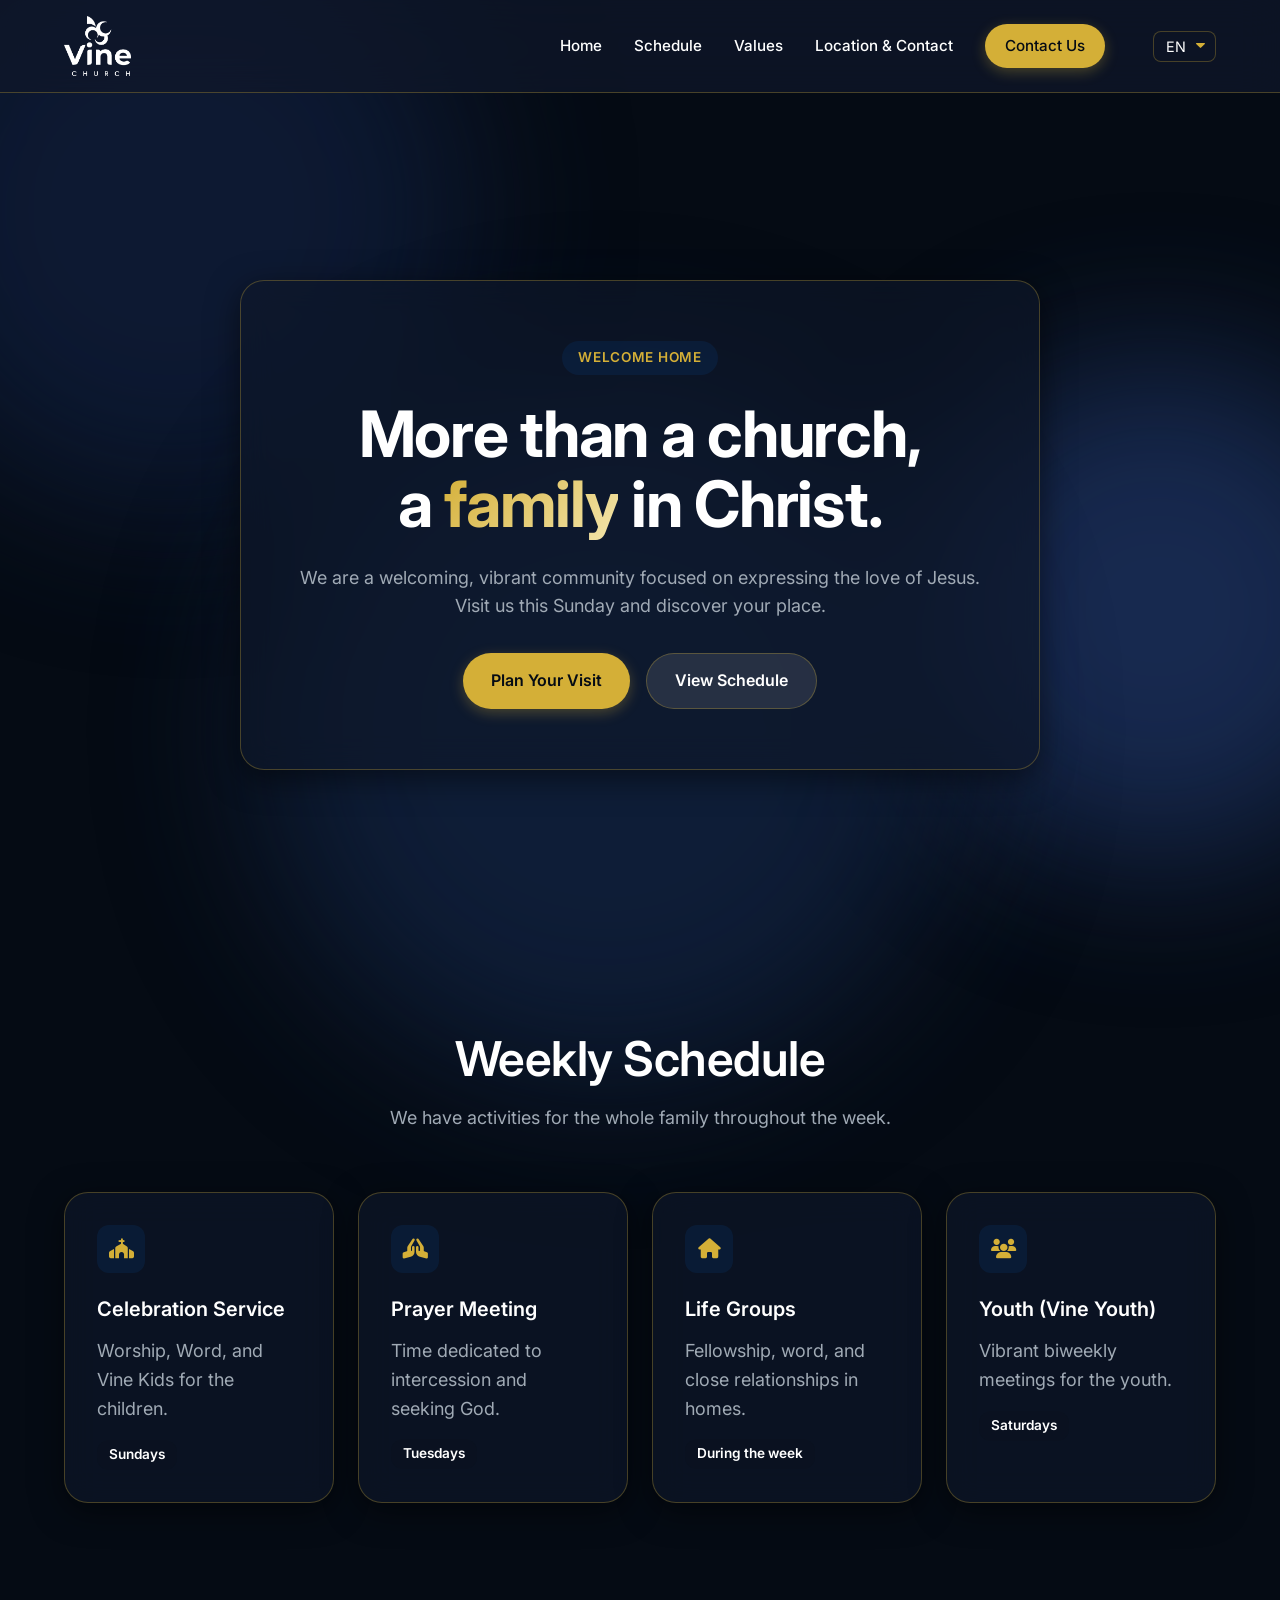
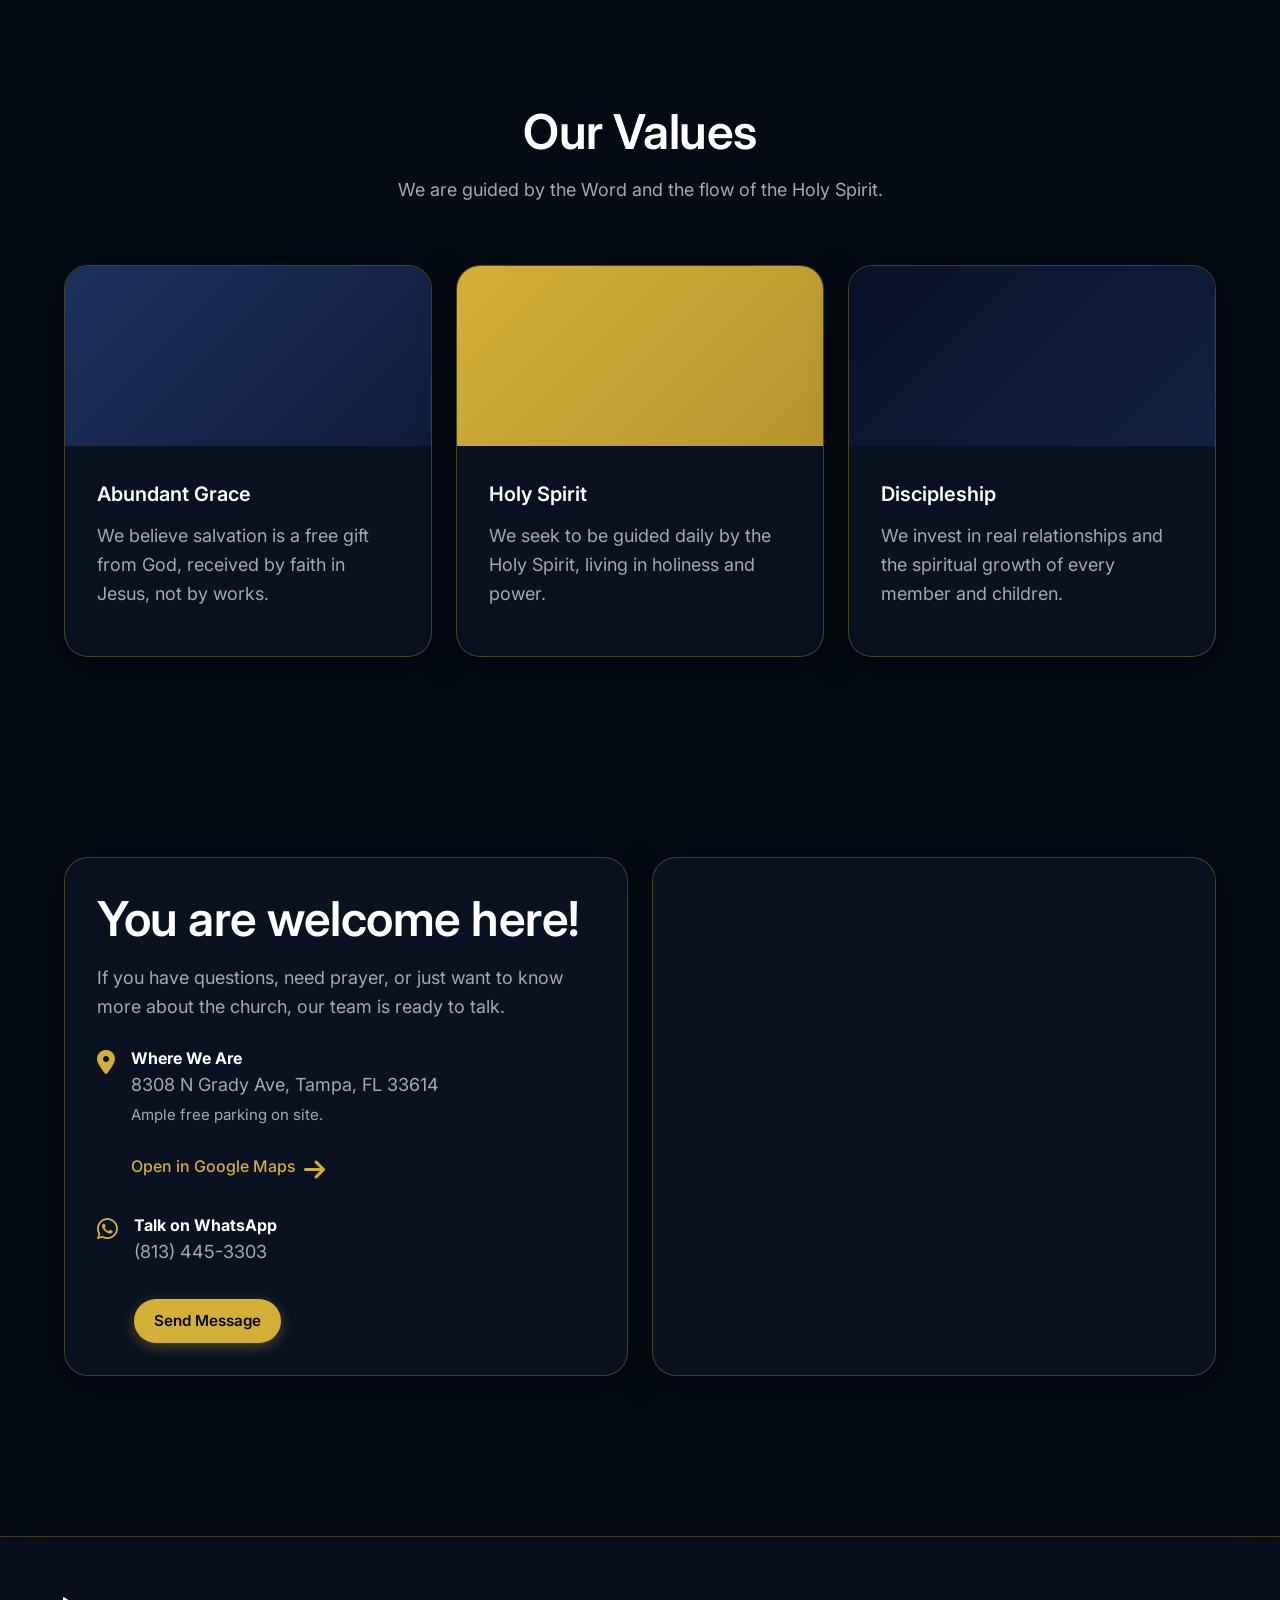
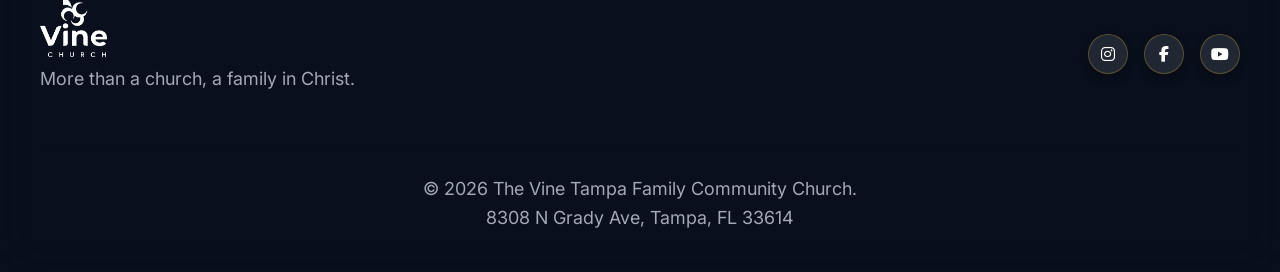
<file: index.html>
<!DOCTYPE html>
<html lang="pt-BR">

<head>
    <meta charset="UTF-8">
    <meta name="viewport" content="width=device-width, initial-scale=1.0">
    <title>Vine Tampa | Igreja Videira</title>
    <meta name="description"
        content="Vine Tampa - Videira Igreja em Células. Mais que uma igreja, uma família em Cristo. Somos uma comunidade acolhedora, vibrante e focada em expressar o amor de Jesus.">
    <!-- Google Fonts for Typography -->
    <link rel="preconnect" href="https://fonts.googleapis.com">
    <link rel="preconnect" href="https://fonts.gstatic.com" crossorigin>
    <link href="https://fonts.googleapis.com/css2?family=Inter:wght@300;400;500;600;700&display=swap" rel="stylesheet">
    <!-- Custom CSS -->
    <link rel="stylesheet" href="index.css">
    <!-- Font Awesome for Icons -->
    <link rel="stylesheet" href="https://cdnjs.cloudflare.com/ajax/libs/font-awesome/6.4.0/css/all.min.css">
</head>

<body>
    <!-- Background Animated Blobs -->
    <div class="bg-shape bg-shape-1"></div>
    <div class="bg-shape bg-shape-2"></div>
    <div class="bg-shape bg-shape-3"></div>

    <!-- Navigation -->
    <header class="glass-nav">
        <div class="nav-container">
            <a href="#" class="logo">
                <img src="logo.png" alt="Vine Tampa Logo" class="logo-img">
            </a>
            <div class="mobile-menu-btn">
                <i class="fas fa-bars"></i>
            </div>
            <nav class="nav-links">
                <a href="#inicio" data-i18n="nav.home">Início</a>
                <a href="#programacao" data-i18n="nav.schedule">Programação</a>
                <a href="#valores" data-i18n="nav.values">Valores</a>
                <a href="#contato" data-i18n="nav.contact">Local & Contato</a>
                <a href="https://wa.me/18134453303" class="btn btn-primary btn-nav" target="_blank"
                    data-i18n="nav.cta">Fale Conosco</a>

                <div class="lang-selector">
                    <select id="languageSelect" class="lang-dropdown">
                        <option value="pt">BR</option>
                        <option value="en">EN</option>
                        <option value="es">ES</option>
                    </select>
                </div>
            </nav>
        </div>
    </header>

    <main>
        <!-- Hero Section -->
        <section id="inicio" class="hero fade-in-up">
            <div class="hero-content glass-card">
                <span class="badge" data-i18n="hero.badge">Bem-vindo à sua casa</span>
                <h1 data-i18n="hero.title" data-i18n-html="true">Mais que uma igreja,<br>uma <span
                        class="highlight">família</span> em Cristo.</h1>
                <p data-i18n="hero.subtitle">Somos uma comunidade acolhedora, vibrante e focada em expressar o amor de
                    Jesus. Venha nos visitar neste domingo e descubra o seu lugar.</p>
                <div class="hero-actions">
                    <a href="hub.html" class="btn btn-primary" data-i18n="hero.cta_plan">Planeje sua Visita</a>
                    <a href="#programacao" class="btn btn-secondary" data-i18n="hero.cta_schedule">Ver Horários</a>
                </div>
            </div>
        </section>

        <!-- Programação Section -->
        <section id="programacao" class="section">
            <div class="section-header fade-in-up">
                <h2 data-i18n="schedule.title">Programação Semanal</h2>
                <p data-i18n="schedule.subtitle">Temos atividades para toda a família durante toda a semana.</p>
            </div>
            <div class="grid cards-container">
                <div class="glass-card hoverable fade-in-up" style="transition-delay: 0.1s;">
                    <div class="card-icon"><i class="fas fa-church"></i></div>
                    <h3 data-i18n="schedule.sunday.title">Culto de Celebração</h3>
                    <p data-i18n="schedule.sunday.desc">Louvor, Palavra e Vine Kids para as crianças.</p>
                    <span class="schedule-time" data-i18n="schedule.sunday.time">Domingos</span>
                </div>
                <div class="glass-card hoverable fade-in-up" style="transition-delay: 0.2s;">
                    <div class="card-icon"><i class="fas fa-praying-hands"></i></div>
                    <h3 data-i18n="schedule.tuesday.title">Reunião de Oração</h3>
                    <p data-i18n="schedule.tuesday.desc">Tempo dedicado à intercessão e busca a Deus.</p>
                    <span class="schedule-time" data-i18n="schedule.tuesday.time">Terças-feiras</span>
                </div>
                <div class="glass-card hoverable fade-in-up" style="transition-delay: 0.3s;">
                    <div class="card-icon"><i class="fas fa-home"></i></div>
                    <h3 data-i18n="schedule.cells.title">Células</h3>
                    <p data-i18n="schedule.cells.desc">Comunhão, palavra e relacionamento íntimo nos lares.</p>
                    <span class="schedule-time" data-i18n="schedule.cells.time">Durante a semana</span>
                </div>
                <div class="glass-card hoverable fade-in-up" style="transition-delay: 0.4s;">
                    <div class="card-icon"><i class="fas fa-users"></i></div>
                    <h3 data-i18n="schedule.youth.title">Jovens (Vine Youth)</h3>
                    <p data-i18n="schedule.youth.desc">Encontros vibrantes quinzenais para a juventude.</p>
                    <span class="schedule-time" data-i18n="schedule.youth.time">Sábados</span>
                </div>
            </div>
        </section>

        <!-- Valores Section -->
        <section id="valores" class="section">
            <div class="section-header fade-in-up">
                <h2 data-i18n="values.title">Nossos Valores</h2>
                <p data-i18n="values.subtitle">Somos guiados pela Palavra e pelo fluir do Espírito Santo.</p>
            </div>
            <div class="grid grid-3 cards-container">
                <div class="glass-card hoverable fade-in-up">
                    <div class="card-image bg-grace"></div>
                    <div class="card-content">
                        <h3 data-i18n="values.grace.title">Graça Abundante</h3>
                        <p data-i18n="values.grace.desc">Cremos que a salvação é um presente gratuito de Deus, recebido
                            pela fé em Jesus, não por obras.</p>
                    </div>
                </div>
                <div class="glass-card hoverable fade-in-up" style="transition-delay: 0.2s;">
                    <div class="card-image bg-spirit"></div>
                    <div class="card-content">
                        <h3 data-i18n="values.spirit.title">Espírito Santo</h3>
                        <p data-i18n="values.spirit.desc">Buscamos ser guiados diariamente pelo Espírito Santo, vivendo
                            em santidade e poder.</p>
                    </div>
                </div>
                <div class="glass-card hoverable fade-in-up" style="transition-delay: 0.4s;">
                    <div class="card-image bg-discipleship"></div>
                    <div class="card-content">
                        <h3 data-i18n="values.discipleship.title">Discipulado</h3>
                        <p data-i18n="values.discipleship.desc">Investimos em relacionamentos reais e no crescimento
                            espiritual de cada membro e das crianças.</p>
                    </div>
                </div>
            </div>
        </section>

        <!-- Location & Contact Section -->
        <section id="contato" class="section">
            <div class="contact-grid">
                <div class="glass-card contact-info fade-in-up">
                    <h2 data-i18n="contact.title">Você é bem-vindo aqui!</h2>
                    <p data-i18n="contact.subtitle">Se você tem dúvidas, precisa de oração ou quer apenas saber mais
                        sobre a igreja, nossa equipe está pronta para falar com você.</p>

                    <div class="info-item">
                        <i class="fas fa-map-marker-alt" aria-hidden="true"></i>
                        <div>
                            <strong data-i18n="contact.location">Onde Estamos</strong>
                            <p>8308 N Grady Ave, Tampa, FL 33614<br><small data-i18n="contact.parking">Estacionamento
                                    amplo e gratuito no local.</small></p>
                            <a href="https://www.google.com/maps?q=8308+N+Grady+Ave,+Tampa,+FL+33614" target="_blank"
                                class="link-action"><span data-i18n="contact.maps">Abrir no Google Maps</span> <i
                                    class="fas fa-arrow-right"></i></a>
                        </div>
                    </div>

                    <div class="info-item mt-4">
                        <i class="fab fa-whatsapp" aria-hidden="true"></i>
                        <div>
                            <strong data-i18n="contact.whatsapp">Fale no WhatsApp</strong>
                            <p>(813) 445-3303</p>
                            <a href="https://wa.me/18134453303" target="_blank" class="btn btn-primary btn-sm mt-2"
                                data-i18n="contact.btn">Enviar Mensagem</a>
                        </div>
                    </div>
                </div>

                <div class="glass-card map-container fade-in-up" style="transition-delay: 0.2s;">
                    <!-- Embed Google Maps with updated styling -->
                    <iframe
                        src="https://www.google.com/maps/embed?pb=!1m18!1m12!1m3!1d3522.6186806509424!2d-82.50853548540828!3d28.02534578266205!2m3!1f0!2f0!3f0!3m2!1i1024!2i768!4f13.1!3m3!1m2!1s0x88c2c431d1024af3%3A0xeab5e8557bd246c0!2s8308%20N%20Grady%20Ave%2C%20Tampa%2C%20FL%2033614!5e0!3m2!1sen!2sus!4v1680000000000!5m2!1sen!2sus"
                        width="100%" height="100%" style="border:0;" allowfullscreen="" loading="lazy"
                        referrerpolicy="no-referrer-when-downgrade" title="Google Maps Vine Tampa"></iframe>
                </div>
            </div>
        </section>
    </main>

    <footer class="glass-footer fade-in-up">
        <div class="footer-content">
            <div class="footer-brand">
                <a href="#" class="logo">
                    <img src="logo.png" alt="Vine Tampa Logo" class="logo-img">
                </a>
                <p data-i18n="footer.slogan">Mais que uma igreja, uma família em Cristo.</p>
            </div>
            <div class="footer-socials">
                <a href="https://www.instagram.com/vinetampa/" target="_blank" aria-label="Instagram"><i
                        class="fab fa-instagram"></i></a>
                <a href="https://www.facebook.com/videiratampa" target="_blank" aria-label="Facebook"><i
                        class="fab fa-facebook-f"></i></a>
                <a href="https://www.youtube.com/c/VideiraTampa" target="_blank" aria-label="YouTube"><i
                        class="fab fa-youtube"></i></a>
            </div>
        </div>
        <div class="footer-bottom">
            <p>&copy; 2026 The Vine Tampa Family Community Church.<br>8308 N Grady Ave, Tampa, FL 33614</p>
        </div>
    </footer>

    <!-- Custom JS -->
    <script src="script.js"></script>
</body>

</html>
</file>
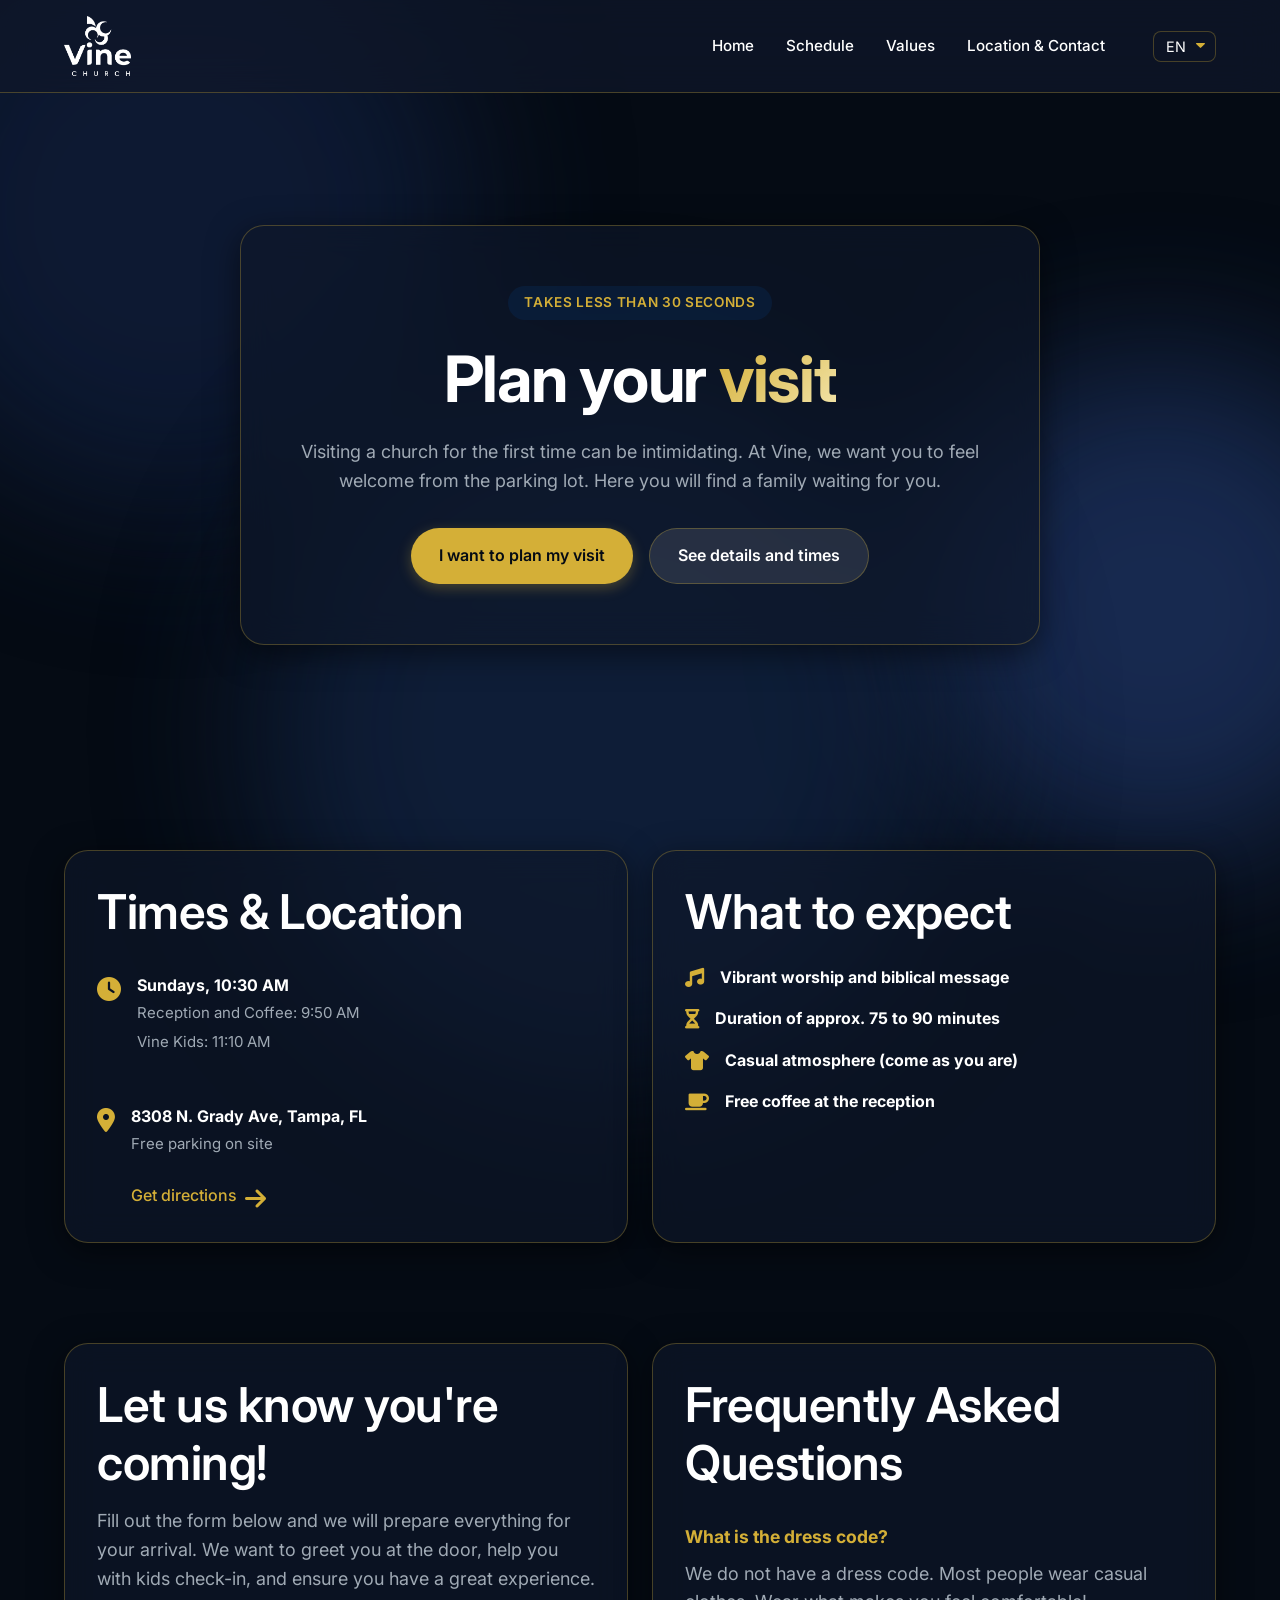
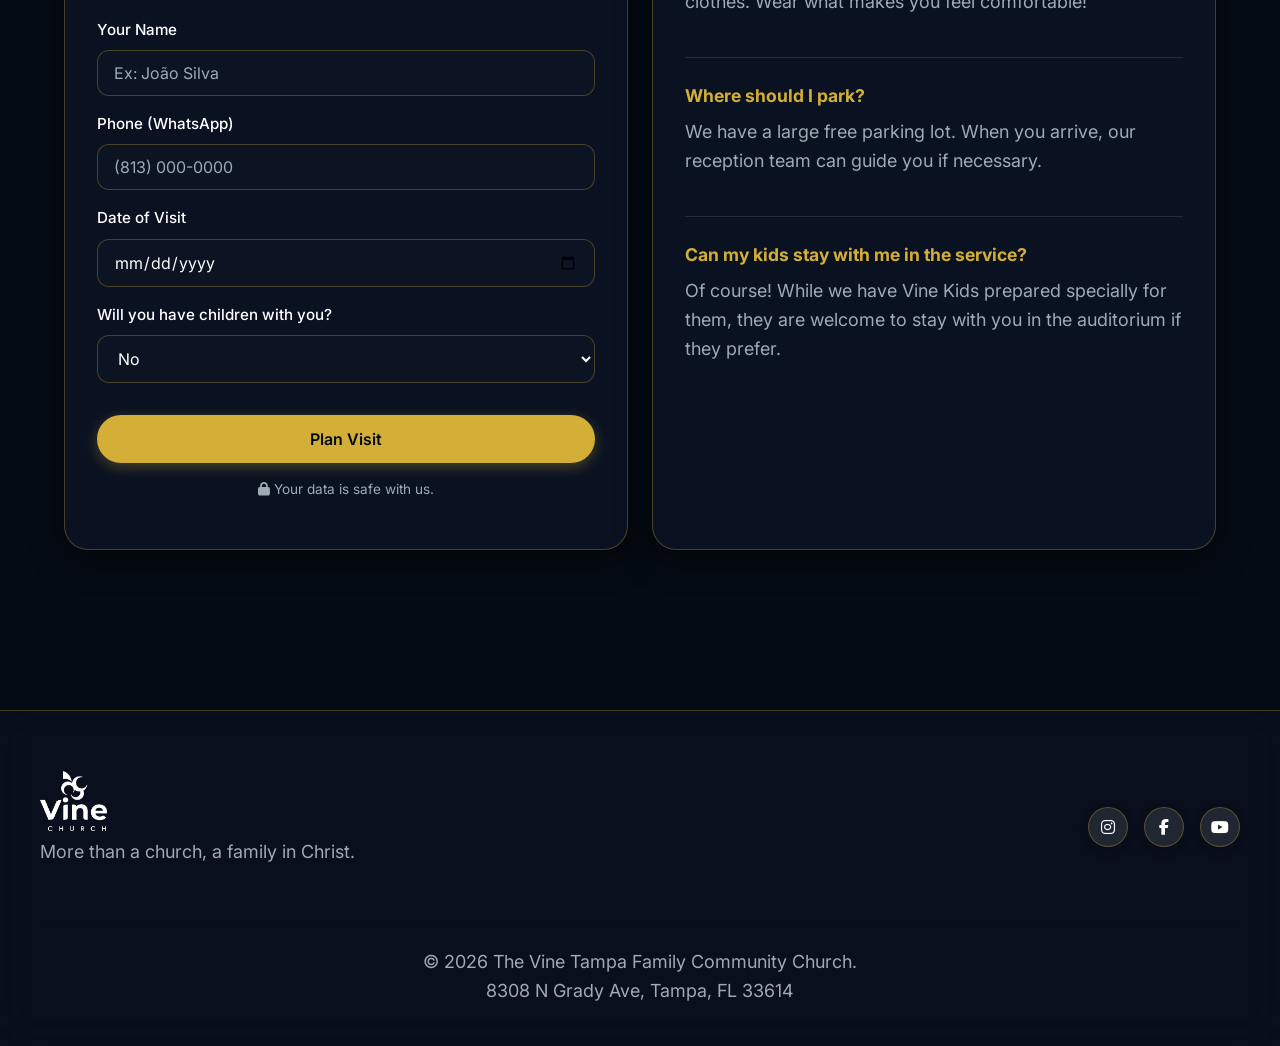
<file: hub.html>
<!DOCTYPE html>
<html lang="pt-BR">

<head>
    <meta charset="UTF-8">
    <meta name="viewport" content="width=device-width, initial-scale=1.0">
    <title>Vine Tampa | Planeje sua Visita</title>
    <meta name="description"
        content="Planeje sua visita à Vine Tampa Church. Saiba horários, localização, o que esperar e como nos preparar para te receber com a sua família.">
    <!-- Google Fonts for Typography -->
    <link rel="preconnect" href="https://fonts.googleapis.com">
    <link rel="preconnect" href="https://fonts.gstatic.com" crossorigin>
    <link href="https://fonts.googleapis.com/css2?family=Inter:wght@300;400;500;600;700&display=swap" rel="stylesheet">
    <!-- Custom CSS (Reusing the global styles) -->
    <link rel="stylesheet" href="index.css">
    <!-- Font Awesome for Icons -->
    <link rel="stylesheet" href="https://cdnjs.cloudflare.com/ajax/libs/font-awesome/6.4.0/css/all.min.css">
    <style>
        /* Specific Hub Form Styles */
        .hub-form {
            display: flex;
            flex-direction: column;
            gap: 16px;
            margin-top: 24px;
        }

        .form-group {
            display: flex;
            flex-direction: column;
            gap: 8px;
            text-align: left;
        }

        .form-group label {
            font-weight: 500;
            font-size: 0.95rem;
            color: var(--text-main);
        }

        .form-control {
            background: rgba(15, 23, 42, 0.4);
            border: 1px solid var(--glass-border);
            border-radius: 12px;
            padding: 12px 16px;
            color: var(--text-main);
            font-family: inherit;
            font-size: 1rem;
            transition: all 0.3s ease;
        }

        .form-control:focus {
            outline: none;
            border-color: var(--accent-color);
            background: rgba(15, 23, 42, 0.8);
        }

        .form-control::placeholder {
            color: var(--text-muted);
        }

        .faq-item {
            margin-bottom: 24px;
            text-align: left;
            padding-bottom: 24px;
            border-bottom: 1px solid rgba(255, 255, 255, 0.1);
        }

        .faq-item:last-child {
            border-bottom: none;
            margin-bottom: 0;
            padding-bottom: 0;
        }

        .faq-item h4 {
            font-size: 1.1rem;
            margin-bottom: 8px;
            color: var(--accent-color);
        }
    </style>
</head>

<body>
    <!-- Background Animated Blobs -->
    <div class="bg-shape bg-shape-1"></div>
    <div class="bg-shape bg-shape-2"></div>
    <div class="bg-shape bg-shape-3"></div>

    <!-- Navigation -->
    <header class="glass-nav">
        <div class="nav-container">
            <a href="index.html" class="logo">
                <img src="logo.png" alt="Vine Tampa Logo" class="logo-img">
            </a>
            <div class="mobile-menu-btn">
                <i class="fas fa-bars"></i>
            </div>
            <nav class="nav-links">
                <a href="index.html" data-i18n="nav.home">Início</a>
                <a href="index.html#programacao" data-i18n="nav.schedule">Programação</a>
                <a href="index.html#valores" data-i18n="nav.values">Valores</a>
                <a href="index.html#contato" data-i18n="nav.contact">Local & Contato</a>

                <!-- Language Selector -->
                <div class="lang-selector">
                    <select id="languageSelect" class="lang-dropdown">
                        <option value="pt">BR</option>
                        <option value="en">EN</option>
                        <option value="es">ES</option>
                    </select>
                </div>
            </nav>
        </div>
    </header>

    <main>
        <!-- Hub Hero Section -->
        <section class="hero fade-in-up" style="min-height: 70vh;">
            <div class="hero-content glass-card">
                <span class="badge" data-i18n="hub.hero.badge">Leva menos de 30 segundos</span>
                <h1 data-i18n="hub.hero.title" data-i18n-html="true">Planeje sua <span class="highlight">visita</span>
                </h1>
                <p data-i18n="hub.hero.subtitle">Visitar uma igreja pela primeira vez pode ser intimidante. Na Vine,
                    queremos que você se sinta acolhido desde o estacionamento. Aqui você encontra uma família te
                    esperando.</p>
                <div class="hero-actions">
                    <a href="#form-section" class="btn btn-primary" data-i18n="hub.hero.btn_plan">Quero planejar minha
                        visita</a>
                    <a href="#details-section" class="btn btn-secondary" data-i18n="hub.hero.btn_details">Ver detalhes e
                        horários</a>
                </div>
            </div>
        </section>

        <!-- Details Section -->
        <section id="details-section" class="section">
            <div class="grid contact-grid">
                <!-- Location & Time -->
                <div class="glass-card fade-in-up">
                    <h2 data-i18n="hub.details.title">Horários & Local</h2>

                    <div class="info-item mt-4">
                        <i class="fas fa-clock" aria-hidden="true"></i>
                        <div>
                            <strong data-i18n="hub.details.sunday">Domingos, 10:30 AM</strong>
                            <p><small data-i18n="hub.details.reception">Recepção e Café: 9:50 AM</small><br>
                                <small data-i18n="hub.details.kids">Vine Kids: 11:10 AM</small>
                            </p>
                        </div>
                    </div>

                    <div class="info-item mt-4">
                        <i class="fas fa-map-marker-alt" aria-hidden="true"></i>
                        <div>
                            <strong data-i18n="hub.details.address">8308 N. Grady Ave, Tampa, FL</strong>
                            <p><small data-i18n="hub.details.parking">Estacionamento gratuito no local</small></p>
                            <a href="https://maps.google.com/?q=8308+N.+Grady+Ave,+Tampa,+FL+33614" target="_blank"
                                class="link-action"><span data-i18n="hub.details.directions">Como chegar</span> <i
                                    class="fas fa-arrow-right"></i></a>
                        </div>
                    </div>
                </div>

                <!-- Expectations -->
                <div class="glass-card fade-in-up" style="transition-delay: 0.2s;">
                    <h2 data-i18n="hub.expect.title">O que esperar</h2>

                    <ul style="list-style: none; padding: 0; margin-top: 24px;">
                        <li class="info-item" style="margin-top: 16px;">
                            <i class="fas fa-music" style="font-size: 1.2rem;"></i>
                            <div>
                                <strong data-i18n="hub.expect.item1">Louvor vibrante e mensagem bíblica</strong>
                            </div>
                        </li>
                        <li class="info-item" style="margin-top: 16px;">
                            <i class="fas fa-hourglass-half" style="font-size: 1.2rem;"></i>
                            <div>
                                <strong data-i18n="hub.expect.item2">Duração de aprox. 75 a 90 minutos</strong>
                            </div>
                        </li>
                        <li class="info-item" style="margin-top: 16px;">
                            <i class="fas fa-tshirt" style="font-size: 1.2rem;"></i>
                            <div>
                                <strong data-i18n="hub.expect.item3">Ambiente casual (venha como está)</strong>
                            </div>
                        </li>
                        <li class="info-item" style="margin-top: 16px;">
                            <i class="fas fa-coffee" style="font-size: 1.2rem;"></i>
                            <div>
                                <strong data-i18n="hub.expect.item4">Café gratuito na recepção</strong>
                            </div>
                        </li>
                    </ul>
                </div>
            </div>
        </section>

        <!-- Form and FAQ Section -->
        <section id="form-section" class="section" style="padding-top: 0;">
            <div class="grid contact-grid">

                <!-- Plan Visit Form -->
                <div class="glass-card fade-in-up">
                    <h2 data-i18n="hub.form.title">Avise que você vem!</h2>
                    <p data-i18n="hub.form.subtitle">Preencha o formulário abaixo e nós prepararemos tudo para sua
                        chegada. Queremos te receber na porta, te ajudar com o check-in das crianças e garantir que você
                        tenha uma ótima experiência.</p>

                    <form class="hub-form" onsubmit="event.preventDefault(); alert('Formulário enviado com sucesso!');">
                        <div class="form-group">
                            <label for="name" data-i18n="hub.form.nameLabel">Seu Nome</label>
                            <input type="text" id="name" class="form-control" required placeholder="Ex: João Silva">
                        </div>
                        <div class="form-group">
                            <label for="phone" data-i18n="hub.form.phoneLabel">Telefone (WhatsApp)</label>
                            <input type="tel" id="phone" class="form-control" required placeholder="(813) 000-0000">
                        </div>
                        <div class="form-group">
                            <label for="date" data-i18n="hub.form.dateLabel">Data da Visita</label>
                            <input type="date" id="date" class="form-control" required>
                        </div>
                        <div class="form-group">
                            <label for="kids" data-i18n="hub.form.kidsLabel">Terá crianças junto?</label>
                            <select id="kids" class="form-control">
                                <option value="nao" data-i18n="hub.form.kidsNo">Não</option>
                                <option value="sim" data-i18n="hub.form.kidsYes">Sim</option>
                            </select>
                        </div>
                        <button type="submit" class="btn btn-primary" style="margin-top: 16px; width: 100%;"
                            data-i18n="hub.form.submit">Planejar Visita</button>
                    </form>
                    <p style="text-align: center; margin-top: 16px; font-size: 0.85rem;"><i class="fas fa-lock"></i>
                        <span data-i18n="hub.form.secure">Seus dados estão seguros conosco.</span>
                    </p>
                </div>

                <!-- FAQ Section -->
                <div class="glass-card fade-in-up" style="transition-delay: 0.2s;">
                    <h2 data-i18n="hub.faq.title">Perguntas Frequentes</h2>
                    <div style="margin-top: 32px;">
                        <div class="faq-item">
                            <h4 data-i18n="hub.faq.q1">Qual é o código de vestimenta?</h4>
                            <p data-i18n="hub.faq.a1">Não temos código de vestimenta. A maioria das pessoas veste roupas
                                casuais. Use o que te faz sentir confortável!</p>
                        </div>
                        <div class="faq-item">
                            <h4 data-i18n="hub.faq.q2">Onde eu devo estacionar?</h4>
                            <p data-i18n="hub.faq.a2">Temos um estacionamento amplo e gratuito. Ao chegar, nossa equipe
                                de recepção poderá te orientar se necessário.</p>
                        </div>
                        <div class="faq-item">
                            <h4 data-i18n="hub.faq.q3">Meus filhos podem ficar comigo no culto?</h4>
                            <p data-i18n="hub.faq.a3">Claro! Embora tenhamos o Vine Kids preparado especialmente para
                                eles, eles são bem-vindos para ficar com você no auditório se preferirem.</p>
                        </div>
                    </div>
                </div>

            </div>
        </section>

    </main>

    <!-- Footer -->
    <footer class="glass-footer fade-in-up">
        <div class="footer-content">
            <div class="footer-brand">
                <a href="index.html" class="logo">
                    <img src="logo.png" alt="Vine Tampa Logo" class="logo-img">
                </a>
                <p data-i18n="footer.slogan">Mais que uma igreja, uma família em Cristo.</p>
            </div>
            <div class="footer-socials">
                <a href="https://www.instagram.com/vinetampa/" target="_blank" aria-label="Instagram"><i
                        class="fab fa-instagram"></i></a>
                <a href="https://www.facebook.com/videiratampa" target="_blank" aria-label="Facebook"><i
                        class="fab fa-facebook-f"></i></a>
                <a href="https://www.youtube.com/c/VideiraTampa" target="_blank" aria-label="YouTube"><i
                        class="fab fa-youtube"></i></a>
            </div>
        </div>
        <div class="footer-bottom">
            <p>&copy; 2026 The Vine Tampa Family Community Church.<br>8308 N Grady Ave, Tampa, FL 33614</p>
        </div>
    </footer>

    <!-- Custom JS -->
    <script src="script.js"></script>
</body>

</html>
</file>
<file: index.css>
:root {
    --bg-color: #050B14;
    --text-main: #ffffff;
    --text-muted: #a0aab5;
    --accent-color: #d4af37;
    --accent-hover: #b5952f;
    --glass-bg: rgba(15, 23, 42, 0.65);
    --glass-border: rgba(212, 175, 55, 0.3);
    --glass-shadow: 0 8px 32px rgba(0, 0, 0, 0.5);
    --card-radius: 24px;
    --blob-1: #0f1d3a;
    --blob-2: #1c315e;
    --blob-3: #112240;
}

* {
    margin: 0;
    padding: 0;
    box-sizing: border-box;
    font-family: 'Inter', -apple-system, BlinkMacSystemFont, "Segoe UI", Roboto, Helvetica, Arial, sans-serif;
}

body {
    background-color: var(--bg-color);
    color: var(--text-main);
    line-height: 1.6;
    overflow-x: hidden;
    position: relative;
    -webkit-font-smoothing: antialiased;
    scroll-behavior: smooth;
}

/* Dynamic Background Blobs */
.bg-shape {
    position: fixed;
    border-radius: 50%;
    filter: blur(80px);
    z-index: -1;
    opacity: 0.8;
    animation: float 20s infinite alternate cubic-bezier(0.4, 0, 0.2, 1);
}

.bg-shape-1 {
    width: 60vw;
    height: 60vw;
    max-width: 600px;
    max-height: 600px;
    background: var(--blob-1);
    top: -10%;
    left: -10%;
}

.bg-shape-2 {
    width: 50vw;
    height: 50vw;
    max-width: 500px;
    max-height: 500px;
    background: var(--blob-2);
    top: 40%;
    right: -10%;
    animation-delay: -5s;
}

.bg-shape-3 {
    width: 70vw;
    height: 70vw;
    max-width: 700px;
    max-height: 700px;
    background: var(--blob-3);
    bottom: -20%;
    left: 20%;
    animation-delay: -10s;
}

@keyframes float {
    0% {
        transform: translate(0, 0) rotate(0deg) scale(1);
    }

    33% {
        transform: translate(50px, -50px) rotate(10deg) scale(1.1);
    }

    66% {
        transform: translate(-30px, 40px) rotate(-5deg) scale(0.95);
    }

    100% {
        transform: translate(20px, 20px) rotate(5deg) scale(1.05);
    }
}

/* Typography */
h1 {
    font-size: clamp(2.5rem, 5vw, 4.5rem);
    font-weight: 700;
    line-height: 1.1;
    letter-spacing: -0.02em;
    margin-bottom: 24px;
}

h2 {
    font-size: clamp(2rem, 4vw, 3rem);
    font-weight: 600;
    line-height: 1.2;
    letter-spacing: -0.01em;
    margin-bottom: 16px;
}

h3 {
    font-size: 1.25rem;
    font-weight: 600;
    margin-bottom: 12px;
}

p {
    font-size: 1.125rem;
    color: var(--text-muted);
    margin-bottom: 16px;
}

.highlight {
    background: linear-gradient(135deg, #d4af37, #f3e5ab);
    -webkit-background-clip: text;
    -webkit-text-fill-color: transparent;
    background-clip: text;
    display: inline-block;
}

/* Glassmorphism Classes */
.glass-nav {
    position: fixed;
    top: 0;
    left: 0;
    width: 100%;
    z-index: 1000;
    background: rgba(15, 23, 42, 0.75);
    backdrop-filter: blur(20px);
    -webkit-backdrop-filter: blur(20px);
    border-bottom: 1px solid var(--glass-border);
    transition: all 0.3s ease;
}

.glass-nav.scrolled {
    box-shadow: 0 4px 30px rgba(0, 0, 0, 0.05);
}

.glass-card {
    background: var(--glass-bg);
    backdrop-filter: blur(16px);
    -webkit-backdrop-filter: blur(16px);
    border: 1px solid var(--glass-border);
    border-radius: var(--card-radius);
    box-shadow: var(--glass-shadow);
    padding: 32px;
}

.hoverable {
    transition: transform 0.3s cubic-bezier(0.25, 1, 0.5, 1), box-shadow 0.3s cubic-bezier(0.25, 1, 0.5, 1);
}

.hoverable:hover {
    transform: translateY(-5px);
    box-shadow: 0 20px 40px rgba(0, 0, 0, 0.08);
}

/* Navigation */
.nav-container {
    max-width: 1200px;
    margin: 0 auto;
    padding: 16px 24px;
    display: flex;
    justify-content: space-between;
    align-items: center;
}

.logo {
    display: inline-flex;
    align-items: center;
    text-decoration: none;
}

.logo-img {
    height: 60px;
    /* Adjust as necessary */
    width: auto;
    object-fit: contain;
}

.nav-links {
    display: flex;
    align-items: center;
    gap: 32px;
}

.nav-links a {
    text-decoration: none;
    color: var(--text-main);
    font-weight: 500;
    font-size: 0.95rem;
    transition: color 0.2s;
}

.nav-links a:hover {
    color: var(--accent-color);
}

.lang-selector {
    display: inline-flex;
    align-items: center;
    margin-left: 16px;
}

.lang-dropdown {
    background: transparent;
    color: var(--text-main);
    border: 1px solid var(--glass-border);
    padding: 6px 12px;
    border-radius: 8px;
    font-size: 0.9rem;
    font-family: inherit;
    cursor: pointer;
    outline: none;
    -webkit-appearance: none;
    -moz-appearance: none;
    appearance: none;
    background-image: url("data:image/svg+xml;charset=US-ASCII,%3Csvg%20xmlns%3D%22http%3A%2F%2Fwww.w3.org%2F2000%2Fsvg%22%20width%3D%22292.4%22%20height%3D%22292.4%22%3E%3Cpath%20fill%3D%22%23d4af37%22%20d%3D%22M287%2069.4a17.6%2017.6%200%200%200-13-5.4H18.4c-5%200-9.3%201.8-12.9%205.4A17.6%2017.6%200%200%200%200%2082.2c0%205%201.8%209.3%205.4%2012.9l128%20127.9c3.6%203.6%207.8%205.4%2012.8%205.4s9.2-1.8%2012.8-5.4L287%2095c3.5-3.5%205.4-7.8%205.4-12.8%200-5-1.9-9.2-5.5-12.8z%22%2F%3E%3C%2Fsvg%3E");
    background-repeat: no-repeat, repeat;
    background-position: right .7em top 50%, 0 0;
    background-size: .65em auto, 100%;
    padding-right: 2em;
    transition: all 0.2s ease;
}

.lang-dropdown:hover {
    border-color: var(--accent-color);
}

.lang-dropdown option {
    background: var(--bg-color);
    /* Dark background for dropdown options so text is visible */
    color: var(--text-main);
}

.mobile-menu-btn {
    display: none;
    font-size: 1.5rem;
    cursor: pointer;
    color: var(--text-main);
    border: none;
    background: transparent;
}

/* Buttons */
.btn {
    display: inline-flex;
    align-items: center;
    justify-content: center;
    padding: 14px 28px;
    border-radius: 30px;
    font-weight: 600;
    font-size: 1rem;
    text-decoration: none;
    transition: all 0.3s ease;
    cursor: pointer;
    border: none;
}

.btn-primary {
    background: var(--accent-color);
    color: #050B14 !important;
    box-shadow: 0 4px 14px rgba(212, 175, 55, 0.3);
}

.btn-primary:hover {
    background: var(--accent-hover);
    transform: translateY(-2px);
    box-shadow: 0 6px 20px rgba(212, 175, 55, 0.4);
}

.btn-secondary {
    background: rgba(255, 255, 255, 0.1);
    color: var(--text-main) !important;
    border: 1px solid rgba(212, 175, 55, 0.3);
}

.btn-secondary:hover {
    background: rgba(255, 255, 255, 0.15);
    transform: translateY(-2px);
    box-shadow: 0 4px 14px rgba(0, 0, 0, 0.2);
}

.btn-nav {
    padding: 10px 20px;
    font-size: 0.9rem;
}

.btn-sm {
    padding: 10px 20px;
    font-size: 0.95rem;
}

/* Layout Configs */
main {
    padding-top: 80px;
}

.section {
    max-width: 1200px;
    margin: 0 auto;
    padding: 100px 24px;
}

.section-header {
    text-align: center;
    margin-bottom: 60px;
    max-width: 600px;
    margin-left: auto;
    margin-right: auto;
}

/* Hero */
.hero {
    min-height: 90vh;
    display: flex;
    align-items: center;
    justify-content: center;
    padding: 24px;
    margin-top: 40px;
}

.hero-content {
    max-width: 800px;
    text-align: center;
    padding: 60px 40px;
}

.badge {
    display: inline-block;
    padding: 6px 16px;
    background: rgba(0, 113, 227, 0.1);
    color: var(--accent-color);
    border-radius: 20px;
    font-size: 0.85rem;
    font-weight: 600;
    margin-bottom: 24px;
    letter-spacing: 0.05em;
    text-transform: uppercase;
}

.hero-actions {
    display: flex;
    gap: 16px;
    justify-content: center;
    margin-top: 32px;
}

/* Grid System */
.grid {
    display: grid;
    gap: 24px;
}

.cards-container {
    grid-template-columns: repeat(auto-fit, minmax(250px, 1fr));
}

.grid-3 {
    grid-template-columns: repeat(auto-fit, minmax(300px, 1fr));
}

/* Programação */
.card-icon {
    width: 48px;
    height: 48px;
    border-radius: 12px;
    background: rgba(0, 113, 227, 0.1);
    color: var(--accent-color);
    display: flex;
    align-items: center;
    justify-content: center;
    font-size: 1.25rem;
    margin-bottom: 20px;
}

.schedule-time {
    display: inline-block;
    margin-top: auto;
    font-size: 0.85rem;
    font-weight: 600;
    color: var(--text-main);
    background: rgba(0, 0, 0, 0.05);
    padding: 4px 12px;
    border-radius: 12px;
}

/* Valores */
#valores .glass-card {
    padding: 0;
    overflow: hidden;
    display: flex;
    flex-direction: column;
}

.card-image {
    height: 180px;
    background-size: cover;
    background-position: center;
    background-color: #0f1d3a;
}

.bg-grace {
    background: linear-gradient(135deg, #1c315e 0%, #0f1d3a 100%);
}

.bg-spirit {
    background: linear-gradient(135deg, #d4af37 0%, #b5952f 100%);
}

.bg-discipleship {
    background: linear-gradient(135deg, #0a1128 0%, #112240 100%);
}

.card-content {
    padding: 32px;
}

/* Contact */
.contact-grid {
    display: grid;
    grid-template-columns: 1fr 1fr;
    gap: 24px;
}

.info-item {
    display: flex;
    gap: 16px;
    margin-top: 24px;
}

.info-item i {
    font-size: 1.5rem;
    color: var(--accent-color);
    margin-top: 4px;
}

.mt-4 {
    margin-top: 32px;
}

.mt-2 {
    margin-top: 16px;
}

.link-action {
    display: inline-flex;
    align-items: center;
    gap: 8px;
    color: var(--accent-color);
    text-decoration: none;
    font-weight: 500;
    margin-top: 8px;
}

.link-action:hover {
    text-decoration: underline;
}

.map-container {
    padding: 8px;
    min-height: 400px;
}

.map-container iframe {
    border-radius: calc(var(--card-radius) - 8px);
}

/* Footer */
.glass-footer {
    background: rgba(15, 23, 42, 0.4);
    backdrop-filter: blur(20px);
    -webkit-backdrop-filter: blur(20px);
    border-top: 1px solid var(--glass-border);
    padding: 60px 24px 24px;
    margin-top: 60px;
}

.footer-content {
    max-width: 1200px;
    margin: 0 auto;
    display: flex;
    justify-content: space-between;
    align-items: center;
    flex-wrap: wrap;
    gap: 24px;
    padding-bottom: 40px;
    border-bottom: 1px solid rgba(0, 0, 0, 0.05);
}

.footer-socials {
    display: flex;
    gap: 16px;
}

.footer-socials a {
    width: 40px;
    height: 40px;
    border-radius: 50%;
    background: rgba(255, 255, 255, 0.1);
    display: flex;
    align-items: center;
    justify-content: center;
    color: var(--text-main);
    text-decoration: none;
    transition: all 0.3s ease;
    box-shadow: 0 4px 10px rgba(0, 0, 0, 0.2);
    border: 1px solid var(--glass-border);
}

.footer-socials a:hover {
    background: var(--accent-color);
    color: #050B14;
    transform: translateY(-3px);
}

.footer-bottom {
    text-align: center;
    padding-top: 24px;
    color: var(--text-muted);
    font-size: 0.9rem;
}

/* Animations */
.fade-in-up {
    opacity: 0;
    transform: translateY(30px);
    transition: opacity 0.8s ease, transform 0.8s ease;
}

.fade-in-up.visible {
    opacity: 1;
    transform: translateY(0);
}

/* Responsive Styles */
@media (max-width: 768px) {
    .nav-links {
        position: fixed;
        top: 0;
        right: -100%;
        height: 100vh;
        width: 80%;
        max-width: 300px;
        background: rgba(15, 23, 42, 0.95);
        backdrop-filter: blur(20px);
        flex-direction: column;
        justify-content: center;
        transition: right 0.3s cubic-bezier(0.4, 0, 0.2, 1);
        box-shadow: -10px 0 30px rgba(0, 0, 0, 0.1);
    }

    .nav-links.active {
        right: 0;
    }

    .mobile-menu-btn {
        display: block;
        z-index: 1001;
    }

    .hero-actions {
        flex-direction: column;
    }

    .contact-grid {
        grid-template-columns: 1fr;
    }

    .map-container {
        min-height: 300px;
    }

    .hero-content {
        padding: 40px 20px;
    }

    .section {
        padding: 60px 20px;
    }
}
</file>
